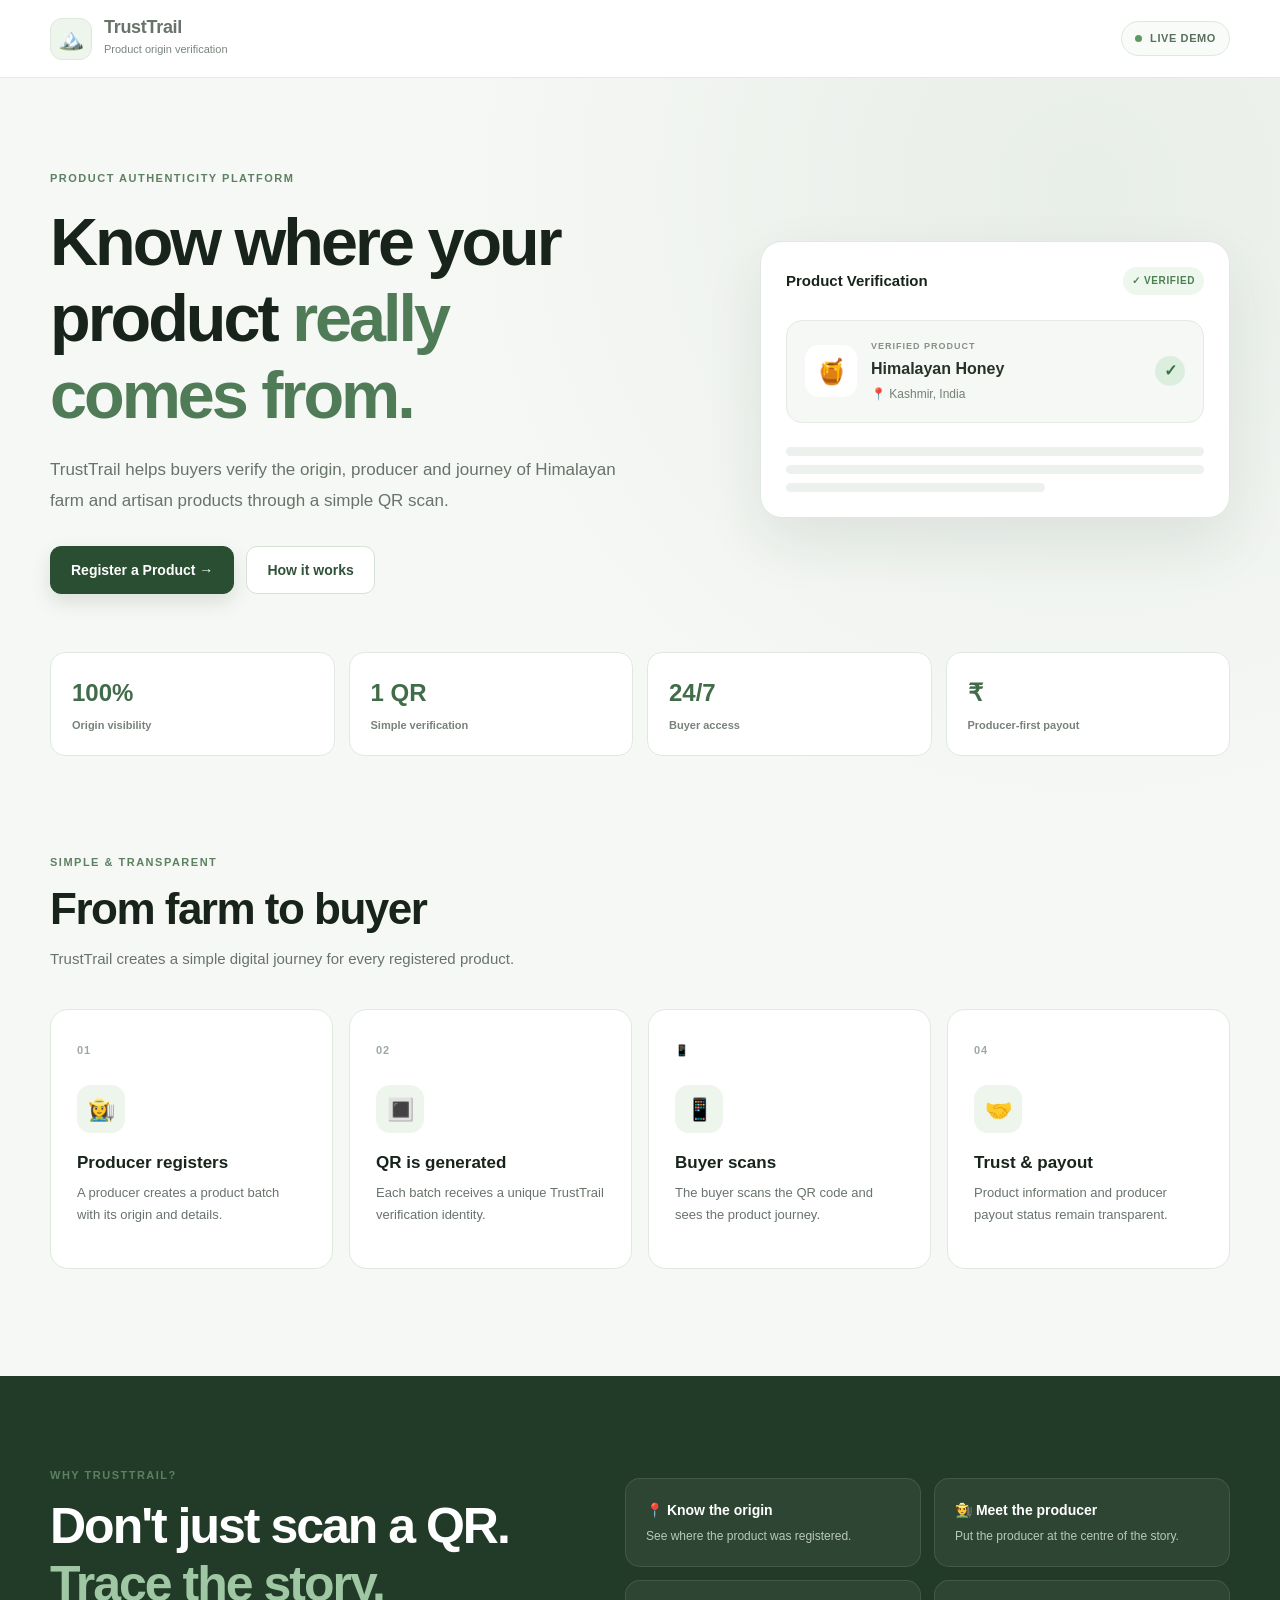
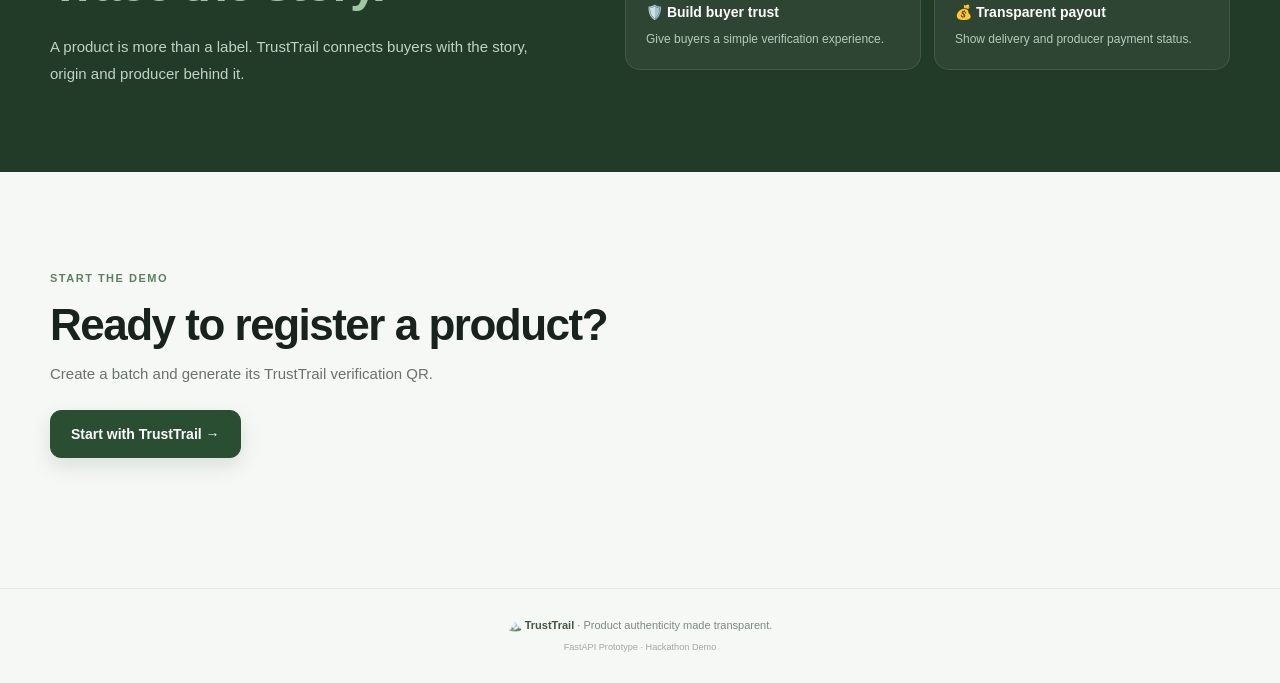
<file: templates/index.html>
<!DOCTYPE html>
<html lang="en">

<head>

    <meta charset="UTF-8">

    <meta name="viewport"
          content="width=device-width, initial-scale=1.0">

    <title>TrustTrail | Product Origin Verification</title>

    <link rel="stylesheet"
          href="/static/style.css">

</head>


<body>

<div class="app-shell">


    <!-- =====================================================
         NAVBAR
         ===================================================== -->

    <header class="navbar">

        <div class="navbar-inner">

            <a href="/" class="logo">

                <div class="logo-mark">
                    🏔️
                </div>

                <div>

                    <p class="logo-name">
                        TrustTrail
                    </p>

                    <p class="logo-tagline">
                        Product origin verification
                    </p>

                </div>

            </a>


            <div class="nav-status">

                <span class="status-dot"></span>

                LIVE DEMO

            </div>

        </div>

    </header>



    <!-- =====================================================
         MAIN
         ===================================================== -->

    <main class="page-background">


        <!-- =================================================
             HERO
             ================================================= -->

        <section class="home-hero">

            <div class="container">

                <div class="home-hero-grid">


                    <!-- LEFT SIDE -->

                    <div>

                        <span class="eyebrow">
                            PRODUCT AUTHENTICITY PLATFORM
                        </span>


                        <h2>

                            Know where your product
                            <span>really comes from.</span>

                        </h2>


                        <p class="home-hero-text">

                            TrustTrail helps buyers verify the origin,
                            producer and journey of Himalayan farm and
                            artisan products through a simple QR scan.

                        </p>


                        <div class="action-row">

                            <a
                                href="/producer"
                                class="primary-button">

                                Register a Product →

                            </a>


                            <a
                                href="#how-it-works"
                                class="secondary-button">

                                How it works

                            </a>

                        </div>

                    </div>



                    <!-- RIGHT SIDE -->

                    <div>

                        <div class="demo-card">


                            <div class="demo-card-header">

                                <h3 class="demo-card-title">
                                    Product Verification
                                </h3>


                                <span class="demo-badge">
                                    ✓ VERIFIED
                                </span>

                            </div>



                            <div class="demo-product">


                                <div class="demo-product-icon">
                                    🍯
                                </div>


                                <div class="demo-product-info">

                                    <span class="demo-product-label">
                                        VERIFIED PRODUCT
                                    </span>


                                    <strong class="demo-product-name">
                                        Himalayan Honey
                                    </strong>


                                    <div class="demo-product-origin">
                                        📍 Kashmir, India
                                    </div>

                                </div>


                                <div class="demo-check">
                                    ✓
                                </div>

                            </div>



                            <div class="demo-lines">

                                <div class="demo-line"></div>

                                <div class="demo-line"></div>

                                <div class="demo-line short"></div>

                            </div>


                        </div>

                    </div>


                </div>

            </div>

        </section>



        <!-- =================================================
             STATS
             ================================================= -->

        <section class="container">

            <div class="stats-grid">


                <div class="stat-card">

                    <span class="stat-value">
                        100%
                    </span>

                    <span class="stat-label">
                        Origin visibility
                    </span>

                </div>


                <div class="stat-card">

                    <span class="stat-value">
                        1 QR
                    </span>

                    <span class="stat-label">
                        Simple verification
                    </span>

                </div>


                <div class="stat-card">

                    <span class="stat-value">
                        24/7
                    </span>

                    <span class="stat-label">
                        Buyer access
                    </span>

                </div>


                <div class="stat-card">

                    <span class="stat-value">
                        ₹
                    </span>

                    <span class="stat-label">
                        Producer-first payout
                    </span>

                </div>


            </div>

        </section>



        <!-- =================================================
             HOW IT WORKS
             ================================================= -->

        <section
            class="section"
            id="how-it-works">

            <div class="container">


                <div class="section-heading">

                    <span class="eyebrow">
                        SIMPLE & TRANSPARENT
                    </span>


                    <h2>
                        From farm to buyer
                    </h2>


                    <p>
                        TrustTrail creates a simple digital journey
                        for every registered product.
                    </p>

                </div>



                <div class="steps-grid">


                    <!-- STEP 1 -->

                    <div class="step-card">

                        <span class="step-number">
                            01
                        </span>


                        <div class="step-icon">
                            👩‍🌾
                        </div>


                        <h3>
                            Producer registers
                        </h3>


                        <p>
                            A producer creates a product batch
                            with its origin and details.
                        </p>

                    </div>



                    <!-- STEP 2 -->

                    <div class="step-card">

                        <span class="step-number">
                            02
                        </span>


                        <div class="step-icon">
                            🔳
                        </div>


                        <h3>
                            QR is generated
                        </h3>


                        <p>
                            Each batch receives a unique TrustTrail
                            verification identity.
                        </p>

                    </div>



                    <!-- STEP 3 -->

                    <div class="step-card">

                        <span class="step-number">
                            📱
                        </span>


                        <div class="step-icon">
                            📱
                        </div>


                        <h3>
                            Buyer scans
                        </h3>


                        <p>
                            The buyer scans the QR code and sees
                            the product journey.
                        </p>

                    </div>



                    <!-- STEP 4 -->

                    <div class="step-card">

                        <span class="step-number">
                            04
                        </span>


                        <div class="step-icon">
                            🤝
                        </div>


                        <h3>
                            Trust & payout
                        </h3>


                        <p>
                            Product information and producer payout
                            status remain transparent.
                        </p>

                    </div>


                </div>

            </div>

        </section>



        <!-- =================================================
             TRUSTTRAIL IDEA
             ================================================= -->

        <section class="feature-panel">

            <div class="feature-panel-inner">


                <div>

                    <span class="eyebrow">
                        WHY TRUSTTRAIL?
                    </span>


                    <h2>

                        Don't just scan a QR.
                        <span>Trace the story.</span>

                    </h2>


                    <p>

                        A product is more than a label. TrustTrail
                        connects buyers with the story, origin and
                        producer behind it.

                    </p>

                </div>



                <div class="feature-list">


                    <div class="feature-item">

                        <strong>
                            📍 Know the origin
                        </strong>

                        <p>
                            See where the product was registered.
                        </p>

                    </div>


                    <div class="feature-item">

                        <strong>
                            🧑‍🌾 Meet the producer
                        </strong>

                        <p>
                            Put the producer at the centre
                            of the story.
                        </p>

                    </div>


                    <div class="feature-item">

                        <strong>
                            🛡️ Build buyer trust
                        </strong>

                        <p>
                            Give buyers a simple verification
                            experience.
                        </p>

                    </div>


                    <div class="feature-item">

                        <strong>
                            💰 Transparent payout
                        </strong>

                        <p>
                            Show delivery and producer payment
                            status.
                        </p>

                    </div>


                </div>


            </div>

        </section>



        <!-- =================================================
             FINAL CTA
             ================================================= -->

        <section class="section">

            <div class="container">


                <div class="section-heading">


                    <span class="eyebrow">
                        START THE DEMO
                    </span>


                    <h2>
                        Ready to register a product?
                    </h2>


                    <p>
                        Create a batch and generate its
                        TrustTrail verification QR.
                    </p>


                    <div
                        class="action-row"
                        style="margin-top: 24px;">

                        <a
                            href="/producer"
                            class="primary-button">

                            Start with TrustTrail →

                        </a>

                    </div>


                </div>

            </div>

        </section>



        <!-- =================================================
             FOOTER
             ================================================= -->

        <footer class="site-footer">

            <strong>
                🏔️ TrustTrail
            </strong>

            · Product authenticity made transparent.

            <small>
                FastAPI Prototype · Hackathon Demo
            </small>

        </footer>


    </main>

</div>

</body>

</html>
</file>
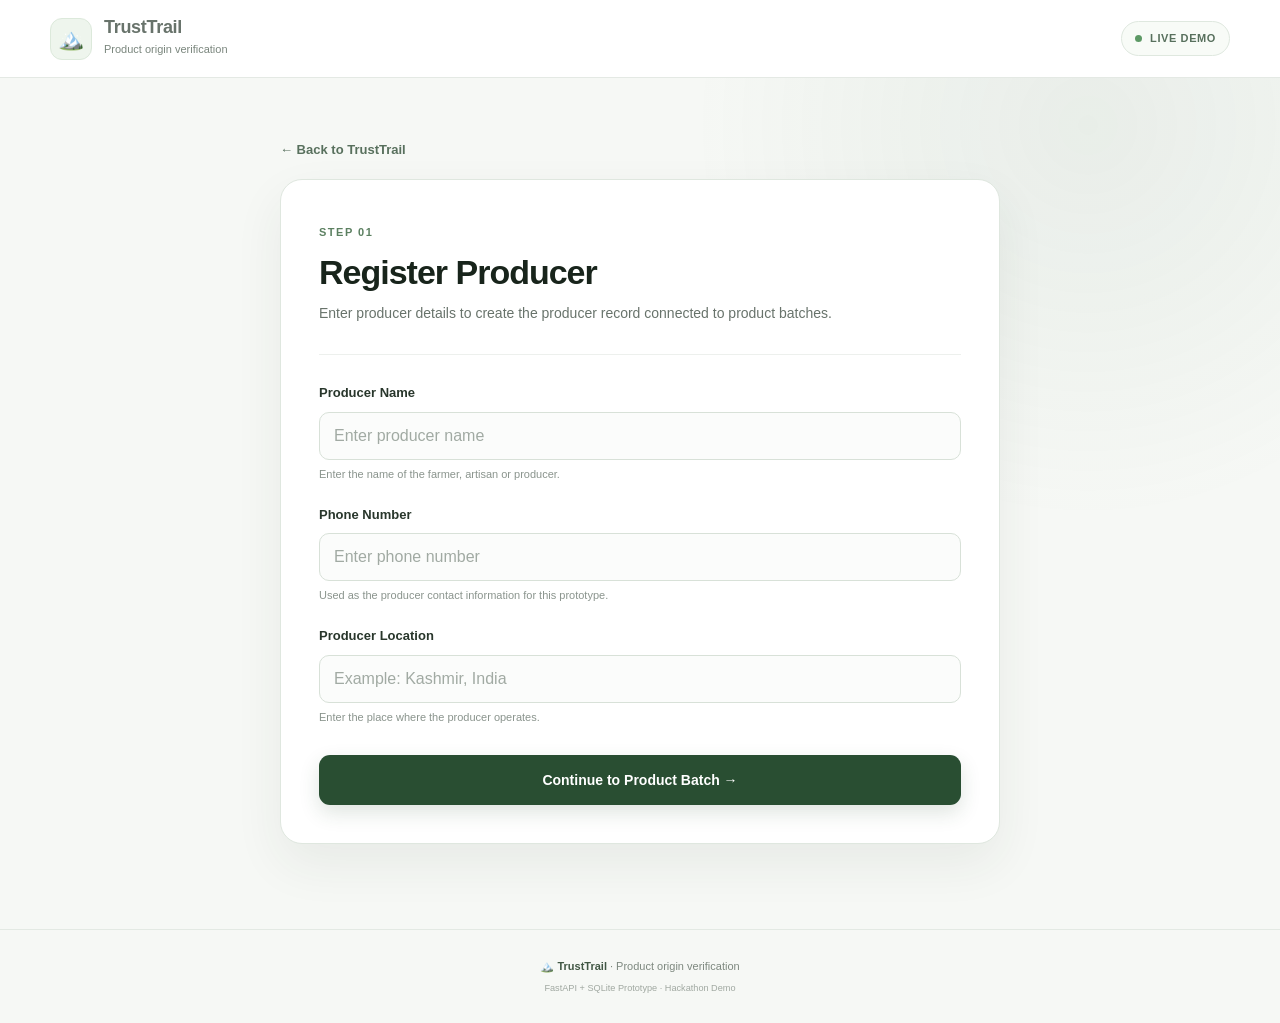
<file: templates/producer.html>
<!DOCTYPE html>
<html lang="en">

<head>

    <meta charset="UTF-8">

    <meta name="viewport"
          content="width=device-width, initial-scale=1.0">

    <title>TrustTrail | Producer Registration</title>

    <link rel="stylesheet"
          href="/static/style.css">

</head>


<body>

<div class="app-shell">


    <!-- =====================================================
         NAVBAR
         ===================================================== -->

    <header class="navbar">

        <div class="navbar-inner">

            <a href="/" class="logo">

                <div class="logo-mark">
                    🏔️
                </div>

                <div>

                    <p class="logo-name">
                        TrustTrail
                    </p>

                    <p class="logo-tagline">
                        Product origin verification
                    </p>

                </div>

            </a>


            <div class="nav-status">

                <span class="status-dot"></span>

                LIVE DEMO

            </div>

        </div>

    </header>



    <!-- =====================================================
         MAIN
         ===================================================== -->

    <main class="page-background">


        <section class="form-page">

            <div class="container">

                <div class="form-wrapper">


                    <!-- BACK -->

                    <a
                        href="/"
                        class="page-back">

                        ← Back to TrustTrail

                    </a>



                    <!-- FORM CARD -->

                    <div class="form-card">


                        <div class="form-header">

                            <span class="eyebrow">
                                STEP 01
                            </span>


                            <h2>
                                Register Producer
                            </h2>


                            <p>
                                Enter producer details to create the
                                producer record connected to product batches.
                            </p>

                        </div>



                        <form
                            action="/producer/create"
                            method="post">


                            <!-- PRODUCER NAME -->

                            <div class="form-group">

                                <label for="name">
                                    Producer Name
                                </label>


                                <input
                                    id="name"
                                    name="name"
                                    type="text"
                                    placeholder="Enter producer name"
                                    required
                                >


                                <div class="form-help">
                                    Enter the name of the farmer,
                                    artisan or producer.
                                </div>

                            </div>



                            <!-- PHONE -->

                            <div class="form-group">

                                <label for="phone">
                                    Phone Number
                                </label>


                                <input
                                    id="phone"
                                    name="phone"
                                    type="tel"
                                    placeholder="Enter phone number"
                                    required
                                >


                                <div class="form-help">
                                    Used as the producer contact
                                    information for this prototype.
                                </div>

                            </div>



                            <!-- LOCATION -->

                            <div class="form-group">

                                <label for="location">
                                    Producer Location
                                </label>


                                <input
                                    id="location"
                                    name="location"
                                    type="text"
                                    placeholder="Example: Kashmir, India"
                                    required
                                >


                                <div class="form-help">
                                    Enter the place where the producer
                                    operates.
                                </div>

                            </div>



                            <!-- SUBMIT -->

                            <div class="form-submit">

                                <button
                                    type="submit"
                                    class="form-button">

                                    Continue to Product Batch →

                                </button>

                            </div>


                        </form>


                    </div>


                </div>

            </div>

        </section>



        <!-- =================================================
             FOOTER
             ================================================= -->

        <footer class="site-footer">

            <strong>
                🏔️ TrustTrail
            </strong>

            · Product origin verification

            <small>
                FastAPI + SQLite Prototype · Hackathon Demo
            </small>

        </footer>


    </main>

</div>

</body>

</html>
</file>
<file: static/style.css>
/* =========================================================
   TRUSTTRAIL — GLOBAL DESIGN SYSTEM
   ========================================================= */

* {
    box-sizing: border-box;
    margin: 0;
    padding: 0;
}

html {
    scroll-behavior: smooth;
}

body {
    font-family:
        Inter,
        -apple-system,
        BlinkMacSystemFont,
        "Segoe UI",
        Arial,
        sans-serif;

    background: #f6f8f5;
    color: #17231b;
    line-height: 1.6;
}

a {
    color: inherit;
    text-decoration: none;
}

button,
input,
textarea {
    font: inherit;
}

button {
    cursor: pointer;
}


/* =========================================================
   APP
   ========================================================= */

.app-shell {
    min-height: 100vh;
    background: #f6f8f5;
}

.page-background {
    min-height: calc(100vh - 78px);
    background:
        radial-gradient(
            circle at 85% 5%,
            rgba(68, 116, 78, 0.08),
            transparent 28%
        ),
        #f6f8f5;
}

.container {
    width: min(1180px, calc(100% - 40px));
    margin: 0 auto;
}


/* =========================================================
   NAVBAR
   ========================================================= */

.navbar {
    height: 78px;
    background: rgba(255, 255, 255, 0.97);
    border-bottom: 1px solid #e4e9e4;
    position: relative;
    z-index: 10;
}

.navbar-inner {
    width: min(1180px, calc(100% - 40px));
    height: 100%;
    margin: 0 auto;

    display: flex;
    align-items: center;
    justify-content: space-between;
    gap: 20px;
}

.logo {
    display: flex;
    align-items: center;
    gap: 12px;
}

.logo-mark {
    width: 42px;
    height: 42px;

    display: flex;
    align-items: center;
    justify-content: center;

    background: #eef5ed;
    border: 1px solid #dce9db;
    border-radius: 12px;

    font-size: 21px;
}

.logo-name {
    font-size: 18px;
    font-weight: 800;
    line-height: 1.1;
    letter-spacing: -0.3px;
}

.logo-tagline {
    margin-top: 3px;
    color: #7a867d;
    font-size: 11px;
    font-weight: 500;
}

.nav-status {
    display: flex;
    align-items: center;
    gap: 8px;

    padding: 8px 13px;

    border: 1px solid #dfe8df;
    border-radius: 999px;

    background: #f8fbf7;

    color: #58705d;
    font-size: 11px;
    font-weight: 800;
    letter-spacing: 0.6px;
}

.status-dot {
    width: 7px;
    height: 7px;
    border-radius: 50%;
    background: #5d9965;
}


/* =========================================================
   COMMON TYPOGRAPHY
   ========================================================= */

.eyebrow {
    display: inline-block;

    color: #5c8061;

    font-size: 11px;
    font-weight: 800;
    letter-spacing: 1.5px;
    text-transform: uppercase;
}

h1,
h2,
h3 {
    color: #18241b;
    line-height: 1.15;
}

p {
    color: #68736b;
}


/* =========================================================
   BUTTONS
   ========================================================= */

.primary-button,
.secondary-button {
    min-height: 48px;
    padding: 0 20px;

    display: inline-flex;
    align-items: center;
    justify-content: center;

    border-radius: 11px;

    font-size: 14px;
    font-weight: 750;

    transition:
        transform 0.18s ease,
        box-shadow 0.18s ease,
        background 0.18s ease;
}

.primary-button {
    background: #294e32;
    color: #ffffff;
    border: 1px solid #294e32;
    box-shadow: 0 8px 20px rgba(41, 78, 50, 0.14);
}

.primary-button:hover {
    background: #1f3f27;
    transform: translateY(-1px);
    box-shadow: 0 10px 24px rgba(41, 78, 50, 0.2);
}

.secondary-button {
    background: #ffffff;
    color: #315138;
    border: 1px solid #d7e1d7;
}

.secondary-button:hover {
    background: #f1f6f0;
    transform: translateY(-1px);
}

.action-row {
    display: flex;
    flex-wrap: wrap;
    align-items: center;
    gap: 12px;
}


/* =========================================================
   HOME — HERO
   ========================================================= */

.home-hero {
    padding: 86px 0 58px;
}

.home-hero-grid {
    display: grid;
    grid-template-columns: 1.05fr 0.95fr;
    align-items: center;
    gap: 70px;
}

.home-hero h2 {
    max-width: 650px;
    margin-top: 14px;

    font-size: clamp(42px, 5.2vw, 68px);
    letter-spacing: -3px;
}

.home-hero h2 span {
    color: #4f7b57;
}

.home-hero-text {
    max-width: 610px;
    margin-top: 22px;

    font-size: 17px;
    line-height: 1.8;
}

.home-hero .action-row {
    margin-top: 30px;
}


/* =========================================================
   HOME — DEMO CARD
   ========================================================= */

.demo-card {
    max-width: 470px;
    margin-left: auto;

    padding: 25px;

    background: #ffffff;
    border: 1px solid #e1e8e1;
    border-radius: 22px;

    box-shadow:
        0 24px 60px rgba(34, 57, 40, 0.09);
}

.demo-card-header {
    display: flex;
    align-items: center;
    justify-content: space-between;
    gap: 15px;
}

.demo-card-title {
    font-size: 15px;
}

.demo-badge {
    padding: 6px 9px;

    border-radius: 999px;

    background: #edf7ee;
    color: #4c8053;

    font-size: 10px;
    font-weight: 850;
    letter-spacing: 0.6px;
}

.demo-product {
    margin-top: 25px;
    padding: 18px;

    display: flex;
    align-items: center;
    gap: 14px;

    border-radius: 16px;
    background: #f5f8f4;
    border: 1px solid #e4ebe3;
}

.demo-product-icon {
    width: 52px;
    height: 52px;

    flex-shrink: 0;

    display: flex;
    align-items: center;
    justify-content: center;

    border-radius: 14px;
    background: #ffffff;

    font-size: 25px;
}

.demo-product-info {
    min-width: 0;
    flex: 1;
}

.demo-product-label {
    display: block;

    color: #879188;

    font-size: 9px;
    font-weight: 800;
    letter-spacing: 1px;
}

.demo-product-name {
    display: block;
    margin-top: 3px;

    color: #253328;
    font-size: 16px;
}

.demo-product-origin {
    margin-top: 3px;

    color: #728076;
    font-size: 12px;
}

.demo-check {
    width: 30px;
    height: 30px;

    flex-shrink: 0;

    display: flex;
    align-items: center;
    justify-content: center;

    border-radius: 50%;

    background: #dceedd;
    color: #397044;

    font-weight: 900;
}

.demo-lines {
    margin-top: 24px;
}

.demo-line {
    height: 9px;
    margin-top: 9px;

    border-radius: 999px;

    background: #edf1ed;
}

.demo-line.short {
    width: 62%;
}


/* =========================================================
   HOME — STATS
   ========================================================= */

.stats-grid {
    display: grid;
    grid-template-columns: repeat(4, 1fr);
    gap: 14px;
}

.stat-card {
    padding: 21px;

    background: #ffffff;
    border: 1px solid #e1e8e1;
    border-radius: 15px;
}

.stat-value {
    display: block;

    color: #416b49;

    font-size: 24px;
    font-weight: 850;
}

.stat-label {
    display: block;
    margin-top: 4px;

    color: #778279;

    font-size: 11px;
    font-weight: 650;
}


/* =========================================================
   SECTIONS
   ========================================================= */

.section {
    padding: 92px 0;
}

.section-heading {
    max-width: 700px;
    margin-bottom: 38px;
}

.section-heading h2 {
    margin-top: 10px;

    font-size: clamp(30px, 4vw, 44px);
    letter-spacing: -1.5px;
}

.section-heading p {
    margin-top: 12px;
    font-size: 15px;
}


/* =========================================================
   STEPS
   ========================================================= */

.steps-grid {
    display: grid;
    grid-template-columns: repeat(4, 1fr);
    gap: 16px;
}

.step-card {
    position: relative;

    min-height: 260px;
    padding: 26px;

    background: #ffffff;
    border: 1px solid #e0e8e0;
    border-radius: 18px;

    transition:
        transform 0.2s ease,
        box-shadow 0.2s ease;
}

.step-card:hover {
    transform: translateY(-3px);
    box-shadow: 0 15px 35px rgba(35, 55, 39, 0.07);
}

.step-number {
    color: #9eaaa0;

    font-size: 11px;
    font-weight: 850;
    letter-spacing: 1px;
}

.step-icon {
    width: 48px;
    height: 48px;

    margin-top: 24px;

    display: flex;
    align-items: center;
    justify-content: center;

    border-radius: 14px;
    background: #eef5ed;

    font-size: 22px;
}

.step-card h3 {
    margin-top: 20px;
    font-size: 17px;
}

.step-card p {
    margin-top: 9px;
    font-size: 13px;
    line-height: 1.7;
}


/* =========================================================
   FEATURE PANEL
   ========================================================= */

.feature-panel {
    margin-top: 15px;
    padding: 85px 0;

    background: #223b28;
}

.feature-panel-inner {
    width: min(1180px, calc(100% - 40px));
    margin: 0 auto;

    display: grid;
    grid-template-columns: 0.9fr 1.1fr;
    gap: 80px;
    align-items: center;
}

.feature-panel h2 {
    margin-top: 12px;

    color: #ffffff;

    font-size: clamp(34px, 4vw, 50px);
    letter-spacing: -2px;
}

.feature-panel h2 span {
    color: #9fc7a4;
}

.feature-panel > .feature-panel-inner > div:first-child > p {
    max-width: 550px;
    margin-top: 20px;

    color: #c3d1c5;
    font-size: 15px;
    line-height: 1.8;
}

.feature-list {
    display: grid;
    grid-template-columns: repeat(2, 1fr);
    gap: 13px;
}

.feature-item {
    padding: 20px;

    background: rgba(255, 255, 255, 0.055);
    border: 1px solid rgba(255, 255, 255, 0.1);
    border-radius: 15px;
}

.feature-item strong {
    display: block;

    color: #ffffff;
    font-size: 14px;
}

.feature-item p {
    margin-top: 6px;

    color: #b8c9bb;
    font-size: 12px;
    line-height: 1.6;
}


/* =========================================================
   FORM PAGES
   ========================================================= */

.form-page {
    padding: 58px 0 85px;
}

.form-wrapper {
    width: min(720px, 100%);
    margin: 0 auto;
}

.page-back {
    display: inline-flex;
    align-items: center;

    margin-bottom: 18px;

    color: #58705d;
    font-size: 13px;
    font-weight: 700;
}

.page-back:hover {
    color: #294e32;
}

.form-card {
    padding: 38px;

    background: #ffffff;
    border: 1px solid #dfe7df;
    border-radius: 22px;

    box-shadow: 0 20px 50px rgba(36, 56, 41, 0.07);
}

.form-header {
    padding-bottom: 28px;
    margin-bottom: 28px;

    border-bottom: 1px solid #edf0ed;
}

.form-header h2 {
    margin-top: 10px;

    font-size: 34px;
    letter-spacing: -1px;
}

.form-header p {
    margin-top: 10px;

    font-size: 14px;
    line-height: 1.7;
}

.form-group {
    margin-top: 22px;
}

.form-group:first-child {
    margin-top: 0;
}

.form-group label {
    display: block;
    margin-bottom: 8px;

    color: #28362b;

    font-size: 13px;
    font-weight: 800;
}

.form-group input,
.form-group textarea {
    width: 100%;

    padding: 13px 14px;

    border: 1px solid #d8e1d8;
    border-radius: 10px;

    background: #fbfcfb;
    color: #1f2c22;

    outline: none;

    transition:
        border 0.15s ease,
        box-shadow 0.15s ease,
        background 0.15s ease;
}

.form-group input {
    height: 48px;
}

.form-group textarea {
    resize: vertical;
    min-height: 120px;
}

.form-group input:focus,
.form-group textarea:focus {
    background: #ffffff;
    border-color: #719a76;
    box-shadow: 0 0 0 3px rgba(85, 126, 91, 0.1);
}

.form-group input::placeholder,
.form-group textarea::placeholder {
    color: #a1aaa3;
}

.form-help {
    margin-top: 6px;

    color: #8a948d;
    font-size: 11px;
    line-height: 1.5;
}

.form-submit {
    margin-top: 30px;
}

.form-button {
    width: 100%;
    min-height: 50px;

    border: 0;
    border-radius: 11px;

    background: #294e32;
    color: #ffffff;

    font-size: 14px;
    font-weight: 800;

    box-shadow: 0 8px 20px rgba(41, 78, 50, 0.15);

    transition:
        background 0.18s ease,
        transform 0.18s ease;
}

.form-button:hover {
    background: #1f3f27;
    transform: translateY(-1px);
}


/* =========================================================
   BATCH SUMMARY
   ========================================================= */

.batch-summary {
    display: grid;
    grid-template-columns: repeat(2, 1fr);
    gap: 12px;

    margin-bottom: 25px;
}

.summary-item {
    padding: 15px;

    background: #f7f9f7;
    border: 1px solid #e5ebe5;
    border-radius: 12px;
}

.summary-label {
    display: block;

    color: #89938b;

    font-size: 9px;
    font-weight: 850;
    letter-spacing: 1px;
    text-transform: uppercase;
}

.summary-value {
    display: block;
    margin-top: 4px;

    color: #28362b;

    font-size: 13px;
    font-weight: 750;
}


/* =========================================================
   SUCCESS PAGE
   ========================================================= */

.success-wrapper {
    width: min(820px, 100%);
    margin: 0 auto;
}

.success-card {
    padding: 42px;

    background: #ffffff;
    border: 1px solid #dfe7df;
    border-radius: 22px;

    box-shadow: 0 20px 55px rgba(36, 56, 41, 0.08);
}

.success-header {
    text-align: center;
}

.success-icon {
    width: 58px;
    height: 58px;

    margin: 0 auto 18px;

    display: flex;
    align-items: center;
    justify-content: center;

    border-radius: 50%;

    background: #e3f1e4;
    color: #3e7547;

    font-size: 25px;
    font-weight: 900;
}

.success-header h2 {
    margin-top: 10px;

    font-size: 32px;
    letter-spacing: -1px;
}

.success-header p {
    max-width: 580px;
    margin: 12px auto 0;

    font-size: 14px;
    line-height: 1.7;
}

.success-card > .batch-summary {
    margin-top: 32px;
}

.qr-section {
    margin-top: 30px;
    padding: 30px;

    text-align: center;

    background: #f7faf7;
    border: 1px solid #e3ebe3;
    border-radius: 18px;
}

.qr-section h3 {
    margin-top: 8px;
    font-size: 20px;
}

.qr-section img {
    display: block;

    width: 220px;
    height: 220px;

    margin: 22px auto;

    padding: 12px;

    background: #ffffff;
    border: 1px solid #e1e7e1;
    border-radius: 12px;
}

.qr-section p {
    max-width: 550px;
    margin: 0 auto;

    font-size: 12px;
    line-height: 1.7;
}

.success-actions {
    margin-top: 28px;

    display: flex;
    justify-content: center;
    flex-wrap: wrap;
    gap: 12px;
}


/* =========================================================
   VERIFICATION PAGE
   ========================================================= */

.verification-page {
    padding: 52px 0 80px;
}

.verification-wrapper {
    width: min(900px, 100%);
    margin: 0 auto;
}

.verification-card {
    padding: 34px;

    background: #ffffff;
    border: 1px solid #dfe7df;
    border-radius: 22px;

    box-shadow: 0 20px 55px rgba(36, 56, 41, 0.08);
}


/* VERIFIED BANNER */

.verified-banner {
    display: flex;
    align-items: center;
    gap: 14px;

    padding: 17px 18px;

    background: #edf7ee;
    border: 1px solid #d6e9d7;
    border-radius: 14px;

    color: #376b3f;
}

.verified-check {
    width: 38px;
    height: 38px;

    flex-shrink: 0;

    display: flex;
    align-items: center;
    justify-content: center;

    border-radius: 50%;

    background: #d7ebd9;

    font-weight: 900;
}

.verified-banner strong {
    display: block;

    font-size: 14px;
}

.verified-banner span {
    display: block;
    margin-top: 2px;

    color: #67816b;
    font-size: 11px;
}


/* PRODUCT SUMMARY */

.product-summary {
    display: flex;
    align-items: center;
    gap: 18px;

    padding: 30px 0;

    border-bottom: 1px solid #edf0ed;
}

.product-image {
    width: 78px;
    height: 78px;

    flex-shrink: 0;

    display: flex;
    align-items: center;
    justify-content: center;

    background: #f1f6f0;
    border: 1px solid #dfe9df;
    border-radius: 18px;

    font-size: 34px;
}

.verification-label {
    display: block;

    color: #839087;

    font-size: 9px;
    font-weight: 850;
    letter-spacing: 1.2px;
}

.product-summary h1 {
    margin-top: 5px;

    font-size: 32px;
    letter-spacing: -1px;
}

.product-summary p {
    margin-top: 5px;

    font-size: 12px;
}


/* TRUST BOX */

.trust-box {
    margin-top: 25px;
    padding: 20px;

    display: flex;
    align-items: center;
    gap: 15px;

    background: #f8faf8;
    border: 1px solid #e4eae4;
    border-radius: 15px;
}

.trust-circle {
    width: 46px;
    height: 46px;

    flex-shrink: 0;

    display: flex;
    align-items: center;
    justify-content: center;

    border-radius: 50%;

    background: #dff0e0;
    color: #3d7545;

    font-size: 18px;
    font-weight: 900;
}

.trust-box strong {
    display: block;

    color: #2b392e;
    font-size: 14px;
}

.trust-box p {
    margin-top: 3px;

    font-size: 12px;
}


/* TRUST CHECKS */

.trust-checks {
    display: grid;
    grid-template-columns: repeat(4, 1fr);
    gap: 8px;

    margin-top: 14px;
}

.trust-checks div {
    padding: 10px;

    text-align: center;

    background: #fbfcfb;
    border: 1px solid #e7ece7;
    border-radius: 9px;

    color: #57705c;

    font-size: 10px;
    font-weight: 750;
}


/* INFO GRID */

.info-grid {
    display: grid;
    grid-template-columns: repeat(4, 1fr);
    gap: 12px;

    margin-top: 30px;
}

.info-box {
    min-width: 0;
    padding: 19px;

    background: #ffffff;
    border: 1px solid #e1e8e1;
    border-radius: 14px;
}

.info-icon {
    width: 36px;
    height: 36px;

    display: flex;
    align-items: center;
    justify-content: center;

    background: #f0f5ef;
    border-radius: 10px;

    font-size: 17px;
}

.info-box > span {
    display: block;

    margin-top: 14px;

    color: #8a948c;

    font-size: 9px;
    font-weight: 850;
    letter-spacing: 1px;
}

.info-box strong {
    display: block;
    margin-top: 4px;

    color: #29362c;

    font-size: 13px;

    word-break: break-word;
}


/* ORIGIN */

.origin-card {
    margin-top: 18px;
    padding: 24px;

    display: flex;
    align-items: center;
    justify-content: space-between;
    gap: 25px;

    background: #f7faf7;
    border: 1px solid #e1e9e1;
    border-radius: 17px;
}

.origin-card h3 {
    margin-top: 7px;
    font-size: 20px;
}

.origin-card p {
    margin-top: 5px;
    font-size: 12px;
}

.origin-card-map {
    width: 120px;
    height: 90px;

    flex-shrink: 0;

    display: flex;
    flex-direction: column;
    align-items: center;
    justify-content: center;

    border-radius: 14px;

    background:
        linear-gradient(
            135deg,
            #edf4ec,
            #e2ebe1
        );

    border: 1px solid #dce6dc;
}

.origin-card-map span {
    font-size: 26px;
}

.origin-card-map small {
    margin-top: 3px;

    color: #718074;

    font-size: 8px;
    font-weight: 850;
    letter-spacing: 1px;
}


/* JOURNEY */

.journey-card {
    margin-top: 30px;
    padding-top: 30px;

    border-top: 1px solid #edf0ed;
}

.journey-card .section-heading {
    margin-bottom: 22px;
}

.journey-card .section-heading h2 {
    font-size: 27px;
}

.journey-card .feature-list {
    gap: 10px;
}

.journey-card .feature-item {
    background: #f7faf7;
    border: 1px solid #e3eae3;
}

.journey-card .feature-item strong {
    color: #314b36;
}

.journey-card .feature-item p {
    color: #738077;
}


/* TRUST MESSAGE */

.trust-message {
    margin-top: 18px;
    padding: 20px;

    display: flex;
    gap: 14px;

    background: #f7faf7;
    border: 1px solid #e1e9e1;
    border-radius: 15px;
}

.trust-message-icon {
    width: 38px;
    height: 38px;

    flex-shrink: 0;

    display: flex;
    align-items: center;
    justify-content: center;

    border-radius: 10px;

    background: #e9f1e8;

    font-size: 18px;
}

.trust-message strong {
    display: block;

    color: #2c3b30;
    font-size: 13px;
}

.trust-message p {
    margin-top: 4px;

    font-size: 12px;
    line-height: 1.7;
}


/* PAYMENT */

.payment-card {
    margin-top: 18px;
    padding: 23px;

    display: flex;
    align-items: center;
    justify-content: space-between;
    gap: 20px;

    background: #223b28;
    border-radius: 17px;
}

.payment-card .verification-label {
    color: #a9c3ad;
}

.payment-card h3 {
    margin-top: 5px;
    color: #ffffff;
    font-size: 19px;
}

.payment-text {
    max-width: 560px;
    margin-top: 5px;

    color: #bdcdbf;
    font-size: 11px;
}

.paid-badge {
    padding: 10px 15px;

    flex-shrink: 0;

    border-radius: 999px;

    background: #dff0e0;
    color: #376b3f;

    font-size: 11px;
    font-weight: 850;
}


/* =========================================================
   NOT FOUND
   ========================================================= */

.not-found {
    text-align: center;
    padding: 60px 30px;
}

.not-found .success-icon {
    background: #f5e8d9;
    color: #9b6735;
}

.not-found h2 {
    margin-top: 10px;
    font-size: 32px;
}

.not-found > p {
    max-width: 520px;
    margin: 12px auto 0;
}


/* =========================================================
   FOOTER
   ========================================================= */

.site-footer {
    padding: 28px 20px;

    text-align: center;

    border-top: 1px solid #e3e9e3;

    color: #7d887f;

    font-size: 11px;
}

.site-footer strong {
    color: #415744;
}

.site-footer small {
    display: block;
    margin-top: 5px;

    color: #a0a8a1;
}


/* =========================================================
   RESPONSIVE — TABLET
   ========================================================= */

@media (max-width: 900px) {

    .home-hero-grid {
        grid-template-columns: 1fr;
        gap: 45px;
    }

    .demo-card {
        margin: 0;
        max-width: 600px;
    }

    .steps-grid {
        grid-template-columns: repeat(2, 1fr);
    }

    .feature-panel-inner {
        grid-template-columns: 1fr;
        gap: 45px;
    }

    .info-grid {
        grid-template-columns: repeat(2, 1fr);
    }

    .trust-checks {
        grid-template-columns: repeat(2, 1fr);
    }
}


/* =========================================================
   RESPONSIVE — MOBILE
   ========================================================= */

@media (max-width: 620px) {

    .container,
    .navbar-inner,
    .feature-panel-inner {
        width: min(100% - 28px, 1180px);
    }

    .navbar {
        height: 70px;
    }

    .logo-mark {
        width: 37px;
        height: 37px;
        border-radius: 10px;
    }

    .logo-name {
        font-size: 16px;
    }

    .logo-tagline {
        font-size: 9px;
    }

    .nav-status {
        padding: 6px 8px;
        font-size: 8px;
    }

    .home-hero {
        padding: 55px 0 40px;
    }

    .home-hero h2 {
        font-size: 42px;
        letter-spacing: -2px;
    }

    .home-hero-text {
        font-size: 14px;
    }

    .primary-button,
    .secondary-button {
        width: 100%;
    }

    .action-row {
        width: 100%;
    }

    .stats-grid {
        grid-template-columns: repeat(2, 1fr);
    }

    .steps-grid {
        grid-template-columns: 1fr;
    }

    .section {
        padding: 65px 0;
    }

    .feature-list {
        grid-template-columns: 1fr;
    }

    .form-page,
    .verification-page {
        padding: 35px 0 55px;
    }

    .form-card,
    .success-card,
    .verification-card {
        padding: 23px;
        border-radius: 17px;
    }

    .form-header h2,
    .success-header h2 {
        font-size: 28px;
    }

    .batch-summary {
        grid-template-columns: 1fr;
    }

    .product-summary {
        align-items: flex-start;
    }

    .product-image {
        width: 62px;
        height: 62px;
    }

    .product-summary h1 {
        font-size: 25px;
    }

    .trust-checks {
        grid-template-columns: 1fr;
    }

    .info-grid {
        grid-template-columns: 1fr 1fr;
    }

    .origin-card {
        align-items: flex-start;
        flex-direction: column;
    }

    .origin-card-map {
        width: 100%;
    }

    .payment-card {
        align-items: flex-start;
        flex-direction: column;
    }

    .payment-card .primary-button {
        width: 100%;
    }

    .success-actions {
        flex-direction: column;
    }

    .success-actions .primary-button,
    .success-actions .secondary-button {
        width: 100%;
    }

    .qr-section img {
        width: 190px;
        height: 190px;
    }
}
</file>
